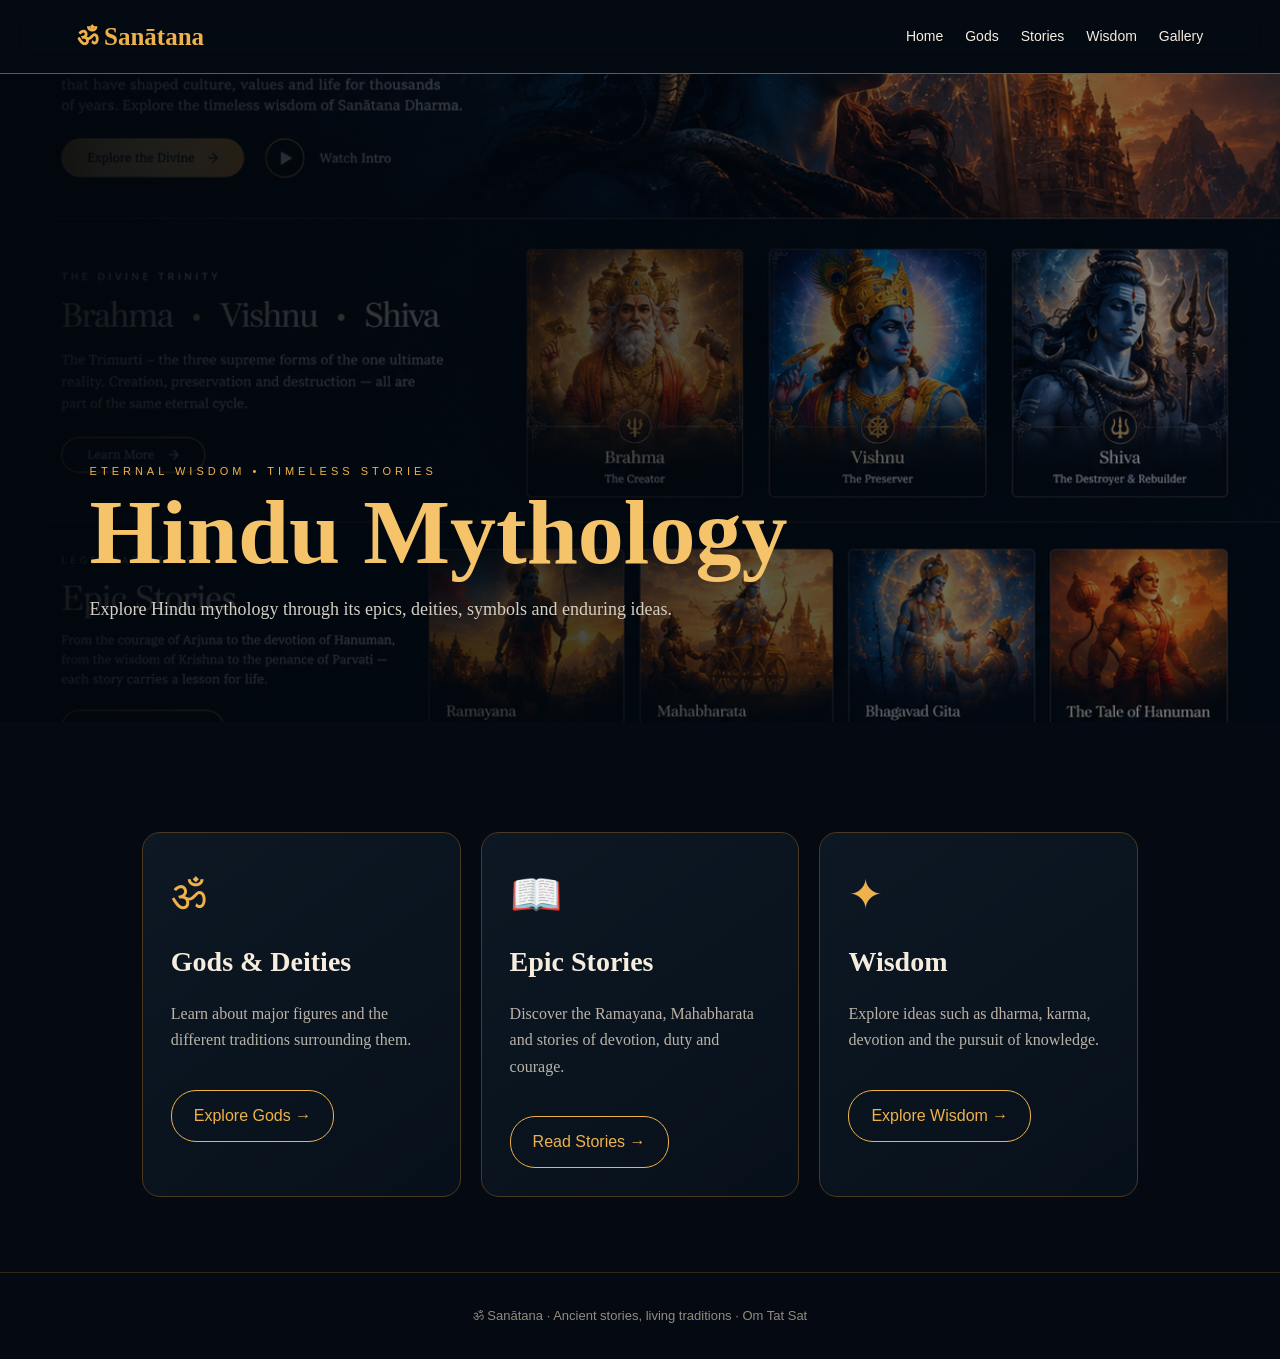
<file: index.html>
<!doctype html><html lang="en"><head><meta charset="utf-8"><meta name="viewport" content="width=device-width,initial-scale=1"><title>Sanātana — Hindu Mythology</title><link rel="stylesheet" href="style.css"></head><body><nav class="nav"><a class="logo" href="index.html">ॐ Sanātana</a><div class="links"><a href="index.html">Home</a><a href="gods.html">Gods</a><a href="stories.html">Stories</a><a href="wisdom.html">Wisdom</a><a href="gallery.html">Gallery</a></div></nav><header class="hero"><div><div class="tag">Eternal wisdom • Timeless stories</div><h1>Hindu Mythology</h1><p>Explore Hindu mythology through its epics, deities, symbols and enduring ideas.</p></div></header><main class="wrap"><div class="grid">
<div class="card"><div class="icon">ॐ</div><h2>Gods & Deities</h2><p class="muted">Learn about major figures and the different traditions surrounding them.</p><a class="btn" href="gods.html">Explore Gods →</a></div>
<div class="card"><div class="icon">📖</div><h2>Epic Stories</h2><p class="muted">Discover the Ramayana, Mahabharata and stories of devotion, duty and courage.</p><a class="btn" href="stories.html">Read Stories →</a></div>
<div class="card"><div class="icon">✦</div><h2>Wisdom</h2><p class="muted">Explore ideas such as dharma, karma, devotion and the pursuit of knowledge.</p><a class="btn" href="wisdom.html">Explore Wisdom →</a></div>
</div></main><footer class="footer">ॐ Sanātana · Ancient stories, living traditions · Om Tat Sat</footer></body></html>
</file>
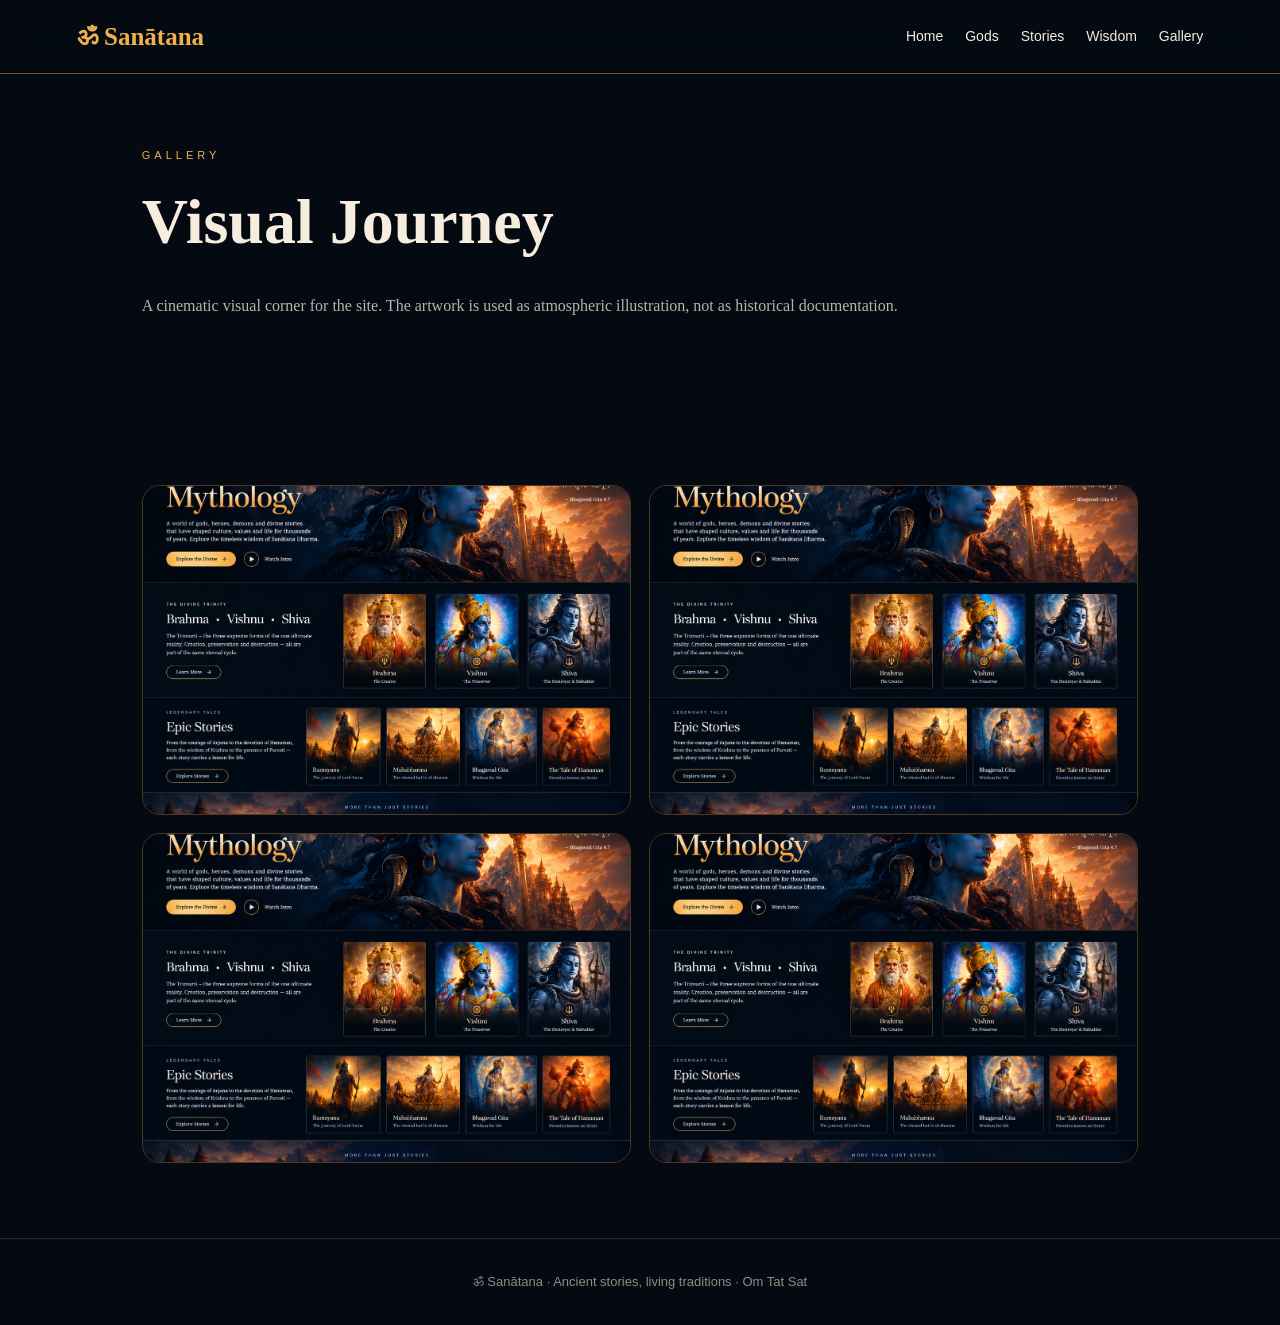
<file: gallery.html>
<!doctype html><html lang="en"><head><meta charset="utf-8"><meta name="viewport" content="width=device-width,initial-scale=1"><title>Sanātana — Visual Journey</title><link rel="stylesheet" href="style.css"></head><body><nav class="nav"><a class="logo" href="index.html">ॐ Sanātana</a><div class="links"><a href="index.html">Home</a><a href="gods.html">Gods</a><a href="stories.html">Stories</a><a href="wisdom.html">Wisdom</a><a href="gallery.html">Gallery</a></div></nav><header class="wrap"><div class="tag">Gallery</div><h1 class="title">Visual Journey</h1><p class="muted">A cinematic visual corner for the site. The artwork is used as atmospheric illustration, not as historical documentation.</p></header><main class="wrap"><div class="gallery"><img src="hero.png" alt="Cinematic Hindu mythology inspired artwork"><img src="hero.png" alt="Temple and mythology inspired artwork"><img src="hero.png" alt="Shiva inspired cinematic artwork"><img src="hero.png" alt="Indian mythology inspired landscape"></div></main><footer class="footer">ॐ Sanātana · Ancient stories, living traditions · Om Tat Sat</footer></body></html>
</file>
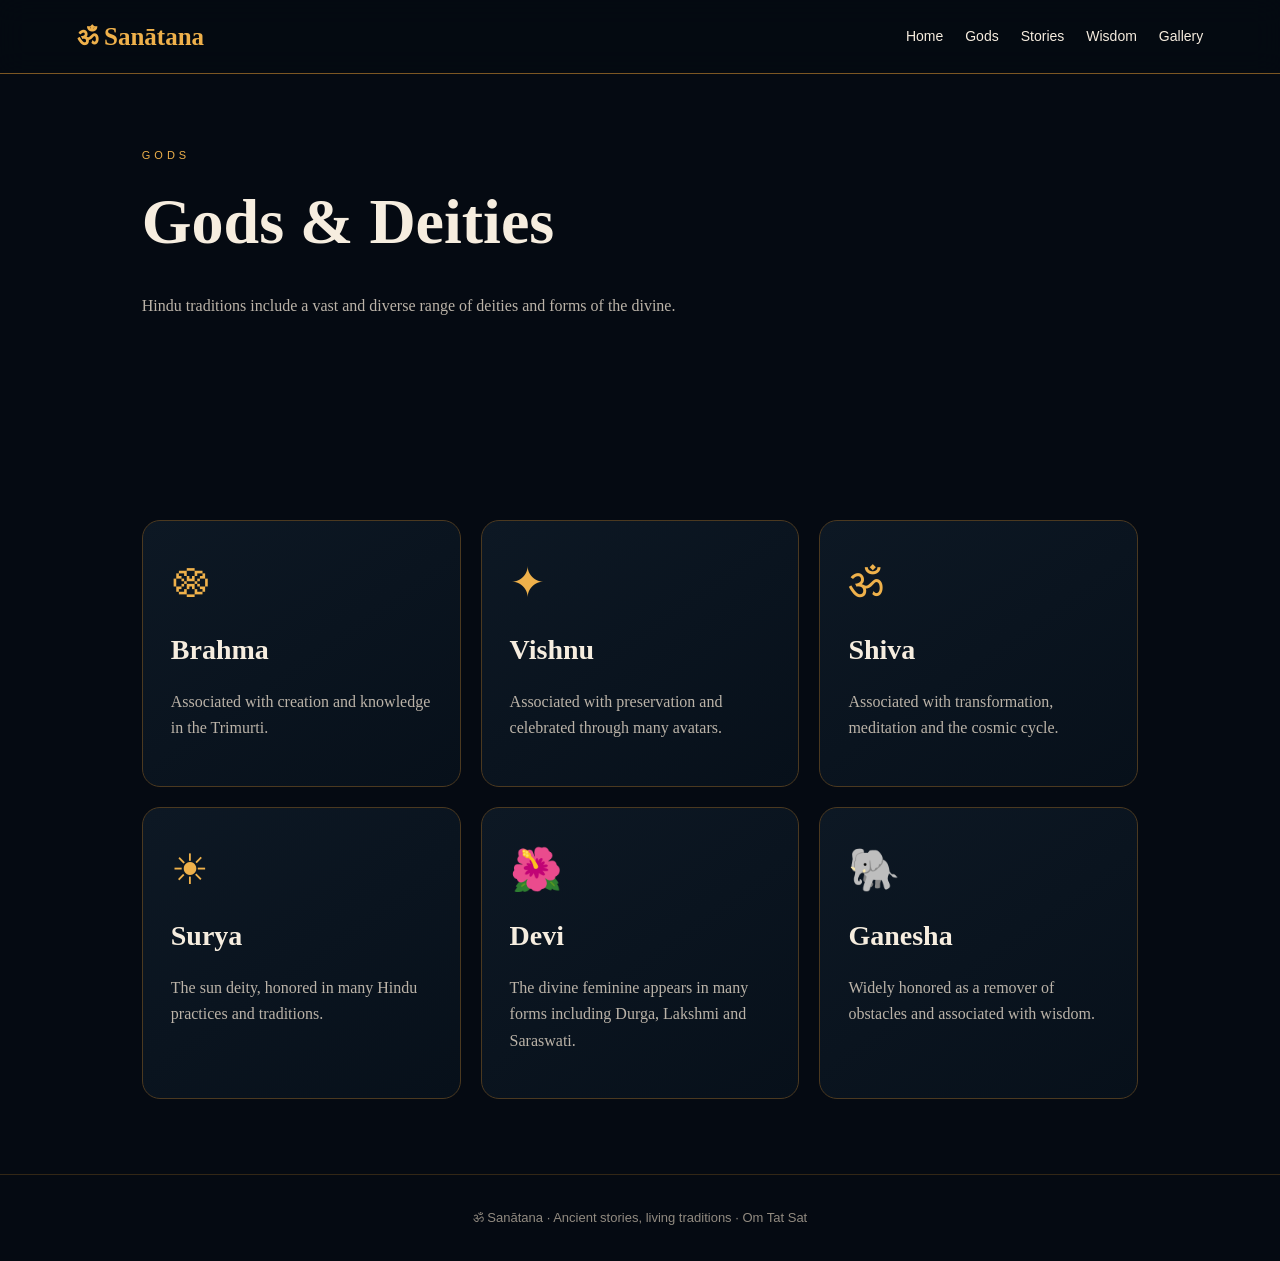
<file: gods.html>
<!doctype html><html lang="en"><head><meta charset="utf-8"><meta name="viewport" content="width=device-width,initial-scale=1"><title>Sanātana — Gods & Deities</title><link rel="stylesheet" href="style.css"></head><body><nav class="nav"><a class="logo" href="index.html">ॐ Sanātana</a><div class="links"><a href="index.html">Home</a><a href="gods.html">Gods</a><a href="stories.html">Stories</a><a href="wisdom.html">Wisdom</a><a href="gallery.html">Gallery</a></div></nav><header class="wrap"><div class="tag">Gods</div><h1 class="title">Gods & Deities</h1><p class="muted">Hindu traditions include a vast and diverse range of deities and forms of the divine.</p></header><main class="wrap"><div class="grid">
<div class="card"><div class="icon">𑁍</div><h2>Brahma</h2><p class="muted">Associated with creation and knowledge in the Trimurti.</p></div>
<div class="card"><div class="icon">✦</div><h2>Vishnu</h2><p class="muted">Associated with preservation and celebrated through many avatars.</p></div>
<div class="card"><div class="icon">ॐ</div><h2>Shiva</h2><p class="muted">Associated with transformation, meditation and the cosmic cycle.</p></div>
<div class="card"><div class="icon">☀</div><h2>Surya</h2><p class="muted">The sun deity, honored in many Hindu practices and traditions.</p></div>
<div class="card"><div class="icon">🌺</div><h2>Devi</h2><p class="muted">The divine feminine appears in many forms including Durga, Lakshmi and Saraswati.</p></div>
<div class="card"><div class="icon">🐘</div><h2>Ganesha</h2><p class="muted">Widely honored as a remover of obstacles and associated with wisdom.</p></div>
</div></main><footer class="footer">ॐ Sanātana · Ancient stories, living traditions · Om Tat Sat</footer></body></html>
</file>
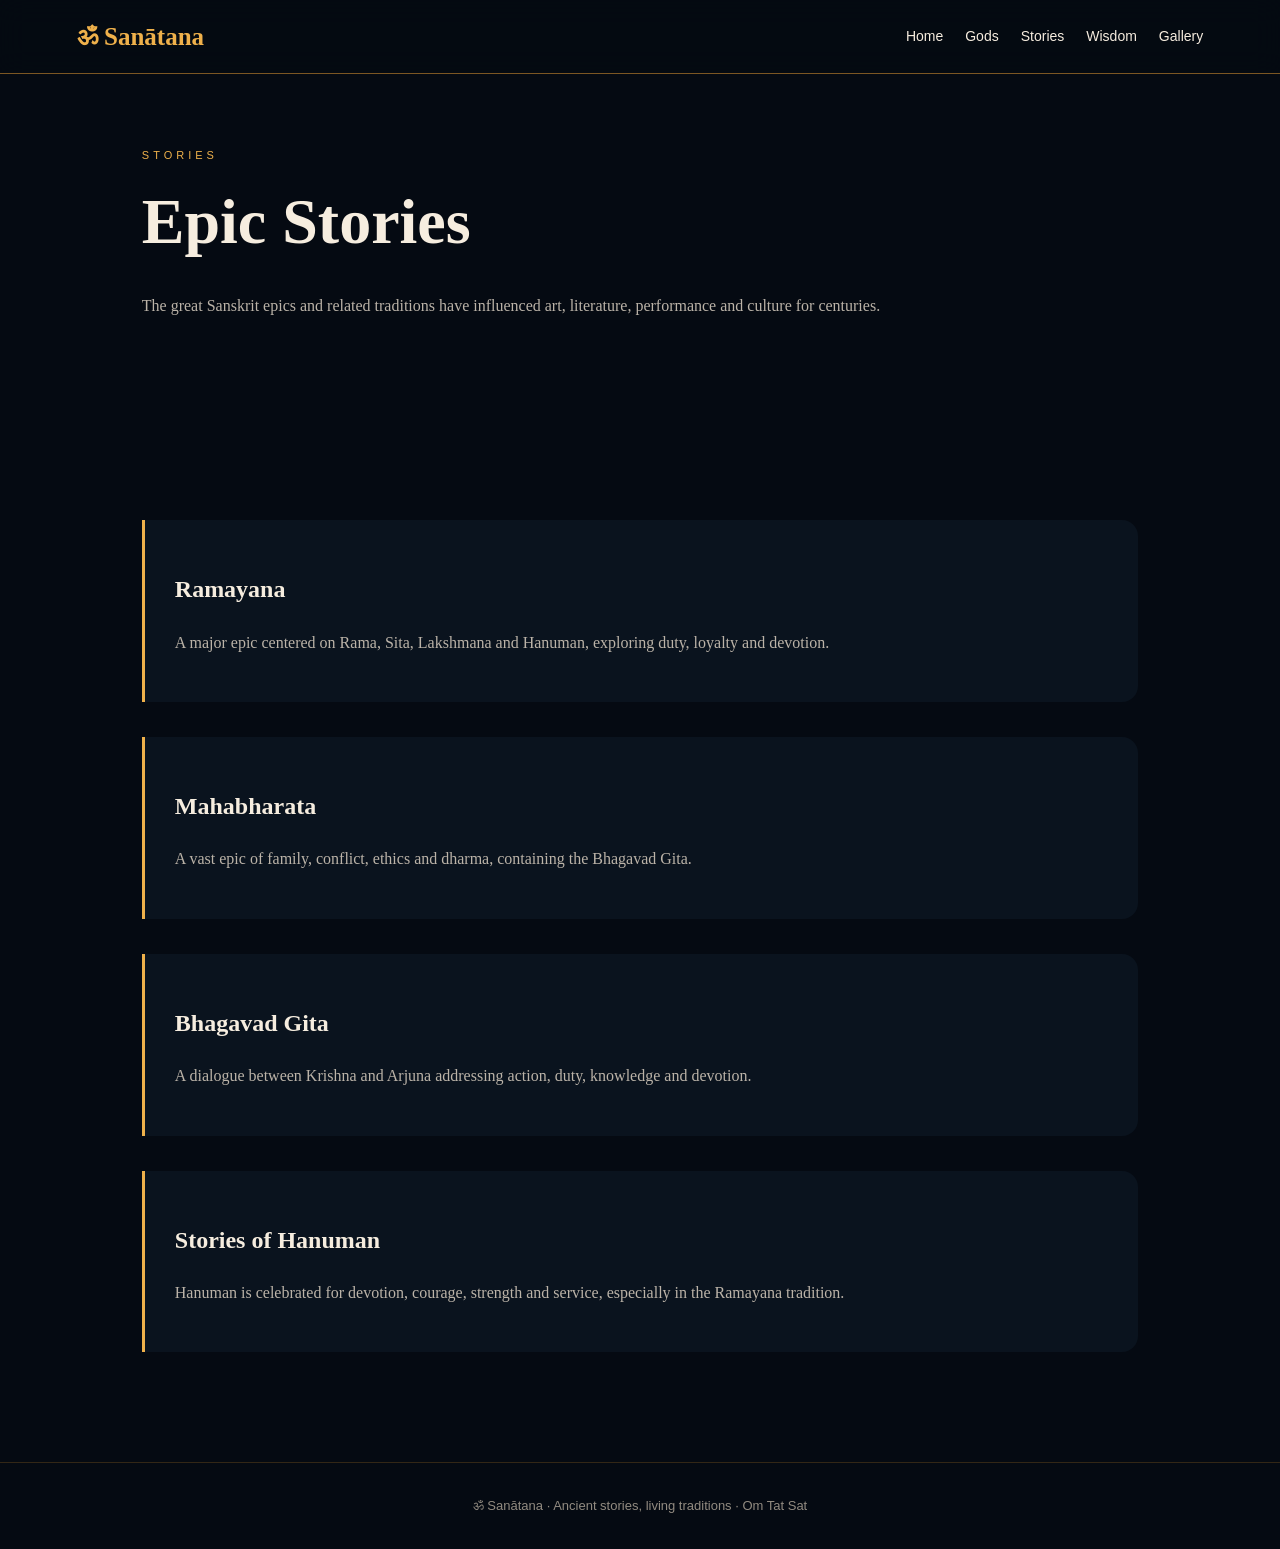
<file: stories.html>
<!doctype html><html lang="en"><head><meta charset="utf-8"><meta name="viewport" content="width=device-width,initial-scale=1"><title>Sanātana — Epic Stories</title><link rel="stylesheet" href="style.css"></head><body><nav class="nav"><a class="logo" href="index.html">ॐ Sanātana</a><div class="links"><a href="index.html">Home</a><a href="gods.html">Gods</a><a href="stories.html">Stories</a><a href="wisdom.html">Wisdom</a><a href="gallery.html">Gallery</a></div></nav><header class="wrap"><div class="tag">Stories</div><h1 class="title">Epic Stories</h1><p class="muted">The great Sanskrit epics and related traditions have influenced art, literature, performance and culture for centuries.</p></header><main class="wrap"><div class="story"><h2>Ramayana</h2><p class="muted">A major epic centered on Rama, Sita, Lakshmana and Hanuman, exploring duty, loyalty and devotion.</p></div>
<div class="story"><h2>Mahabharata</h2><p class="muted">A vast epic of family, conflict, ethics and dharma, containing the Bhagavad Gita.</p></div>
<div class="story"><h2>Bhagavad Gita</h2><p class="muted">A dialogue between Krishna and Arjuna addressing action, duty, knowledge and devotion.</p></div>
<div class="story"><h2>Stories of Hanuman</h2><p class="muted">Hanuman is celebrated for devotion, courage, strength and service, especially in the Ramayana tradition.</p></div></main><footer class="footer">ॐ Sanātana · Ancient stories, living traditions · Om Tat Sat</footer></body></html>
</file>
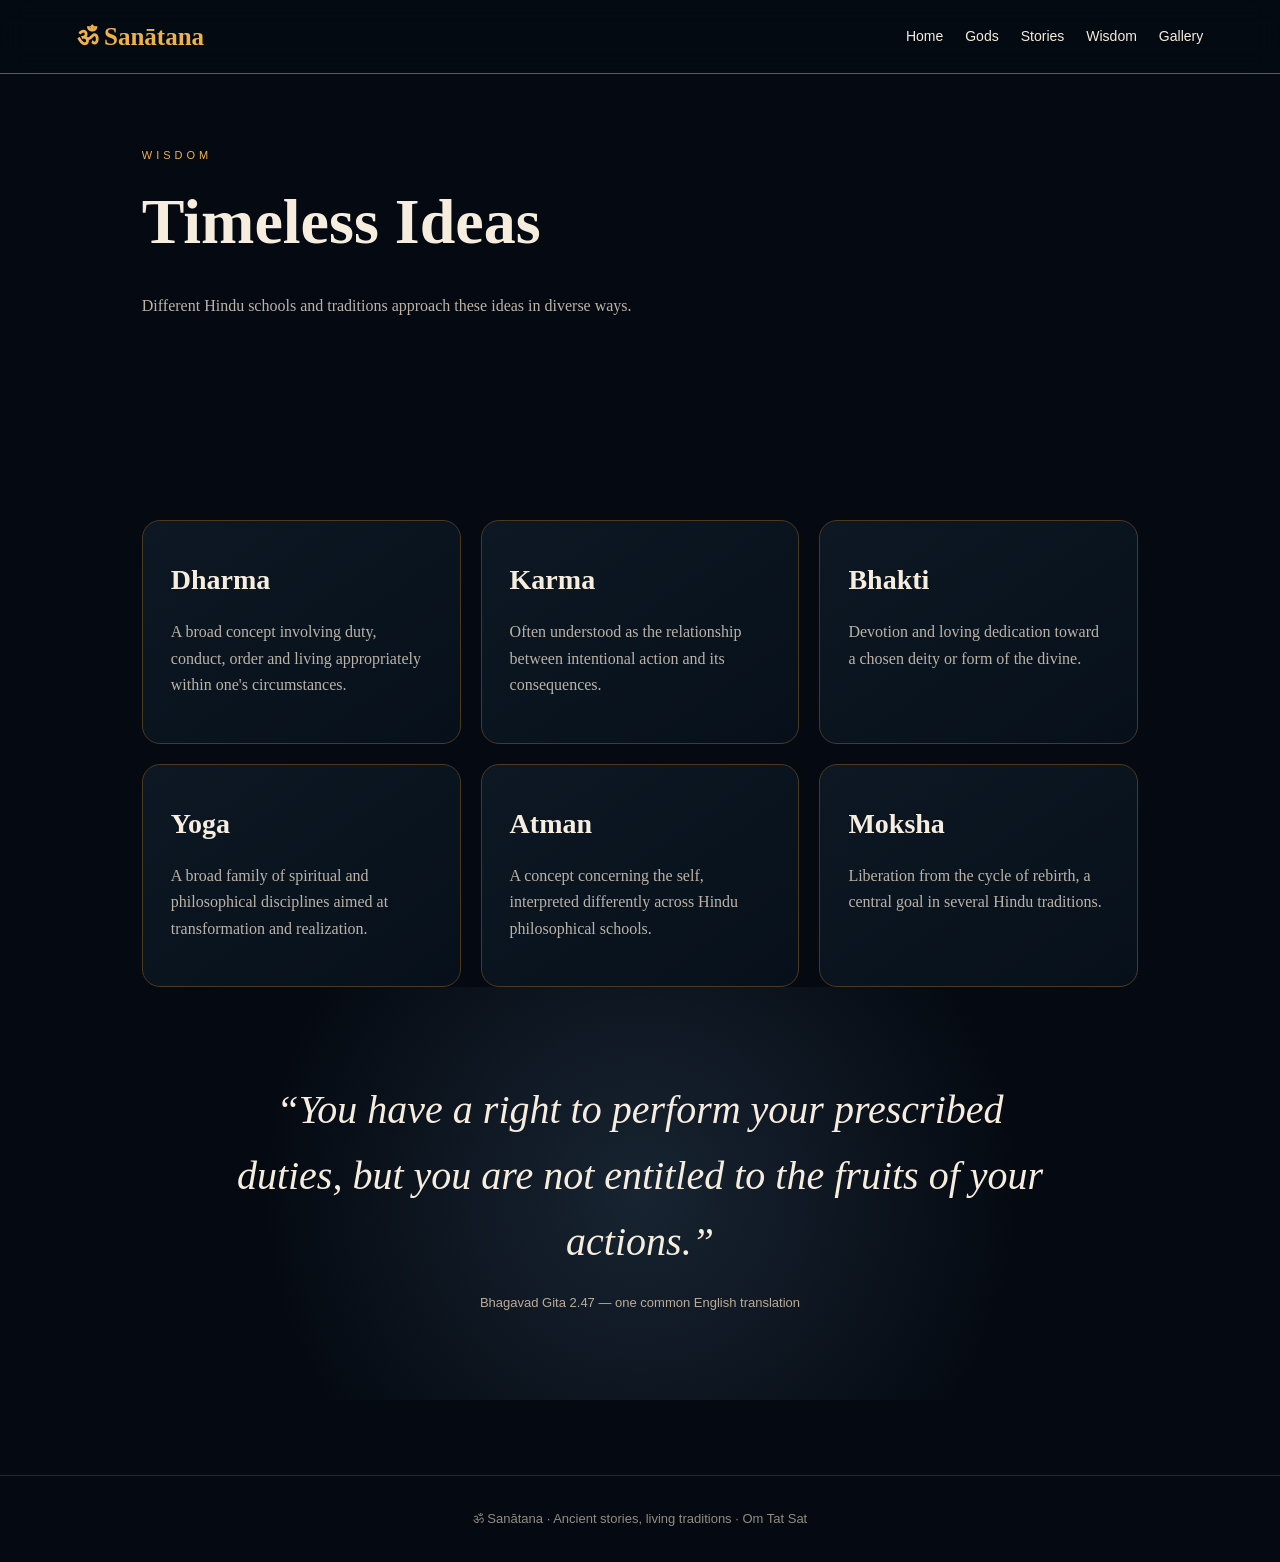
<file: wisdom.html>
<!doctype html><html lang="en"><head><meta charset="utf-8"><meta name="viewport" content="width=device-width,initial-scale=1"><title>Sanātana — Timeless Ideas</title><link rel="stylesheet" href="style.css"></head><body><nav class="nav"><a class="logo" href="index.html">ॐ Sanātana</a><div class="links"><a href="index.html">Home</a><a href="gods.html">Gods</a><a href="stories.html">Stories</a><a href="wisdom.html">Wisdom</a><a href="gallery.html">Gallery</a></div></nav><header class="wrap"><div class="tag">Wisdom</div><h1 class="title">Timeless Ideas</h1><p class="muted">Different Hindu schools and traditions approach these ideas in diverse ways.</p></header><main class="wrap"><div class="grid">
<div class="card"><h2>Dharma</h2><p class="muted">A broad concept involving duty, conduct, order and living appropriately within one's circumstances.</p></div>
<div class="card"><h2>Karma</h2><p class="muted">Often understood as the relationship between intentional action and its consequences.</p></div>
<div class="card"><h2>Bhakti</h2><p class="muted">Devotion and loving dedication toward a chosen deity or form of the divine.</p></div>
<div class="card"><h2>Yoga</h2><p class="muted">A broad family of spiritual and philosophical disciplines aimed at transformation and realization.</p></div>
<div class="card"><h2>Atman</h2><p class="muted">A concept concerning the self, interpreted differently across Hindu philosophical schools.</p></div>
<div class="card"><h2>Moksha</h2><p class="muted">Liberation from the cycle of rebirth, a central goal in several Hindu traditions.</p></div>
</div>
<div class="quote">“You have a right to perform your prescribed duties, but you are not entitled to the fruits of your actions.”<small>Bhagavad Gita 2.47 — one common English translation</small></div></main><footer class="footer">ॐ Sanātana · Ancient stories, living traditions · Om Tat Sat</footer></body></html>
</file>
<file: style.css>
*{box-sizing:border-box}html{scroll-behavior:smooth}body{margin:0;background:#050a12;color:#f6eddf;font-family:Georgia,serif;line-height:1.65}a{color:inherit;text-decoration:none}.nav{position:sticky;top:0;z-index:20;padding:16px 6%;display:flex;justify-content:space-between;align-items:center;background:rgba(5,10,18,.9);backdrop-filter:blur(14px);border-bottom:1px solid #7c5723}.logo{font-size:25px;color:#efb14b;font-weight:bold}.links{display:flex;gap:22px;font-family:Arial,sans-serif;font-size:14px}.links a:hover{color:#efb14b}.hero{min-height:72vh;display:flex;align-items:end;padding:80px 7%;background:linear-gradient(90deg,rgba(2,7,13,.95),rgba(2,7,13,.45)),url("hero.png") center/cover}.hero h1{font-size:clamp(48px,8vw,92px);line-height:.95;margin:12px 0;color:#f4c36a}.hero p{max-width:650px;font-size:18px;color:#d5cfc4}.wrap{max-width:1150px;margin:auto;padding:75px 6%}.tag{font:11px Arial,sans-serif;letter-spacing:4px;color:#efb14b;text-transform:uppercase}.title{font-size:clamp(38px,6vw,64px);margin:8px 0 18px}.muted{color:#bbb3a8}.grid{display:grid;grid-template-columns:repeat(3,1fr);gap:20px;margin-top:35px}.card{padding:28px;border:1px solid #4b3920;border-radius:18px;background:linear-gradient(145deg,#0d1824,#07101a);transition:.25s}.card:hover{transform:translateY(-5px);border-color:#efb14b}.icon{font-size:42px;color:#efb14b}.card h2{font-size:28px;margin:8px 0}.story{margin:35px 0;padding:30px;border-left:3px solid #efb14b;background:#0a131e;border-radius:0 16px 16px 0}.quote{text-align:center;padding:90px 8%;background:radial-gradient(circle,#182432,#050a12 70%);font-size:clamp(23px,4vw,40px);font-style:italic}.quote small{display:block;font:13px Arial,sans-serif;color:#b9ad98;margin-top:20px}.footer{text-align:center;padding:35px;color:#928b81;border-top:1px solid #332716;font:13px Arial,sans-serif}.btn{display:inline-block;margin-top:20px;padding:12px 22px;border:1px solid #efb14b;border-radius:25px;color:#efb14b;font-family:Arial,sans-serif}.gallery{display:grid;grid-template-columns:repeat(2,1fr);gap:18px}.gallery img{width:100%;height:330px;object-fit:cover;border-radius:18px;border:1px solid #4b3920}@media(max-width:750px){.links{display:none}.grid,.gallery{grid-template-columns:1fr}.hero{min-height:65vh}.gallery img{height:250px}}
</file>
